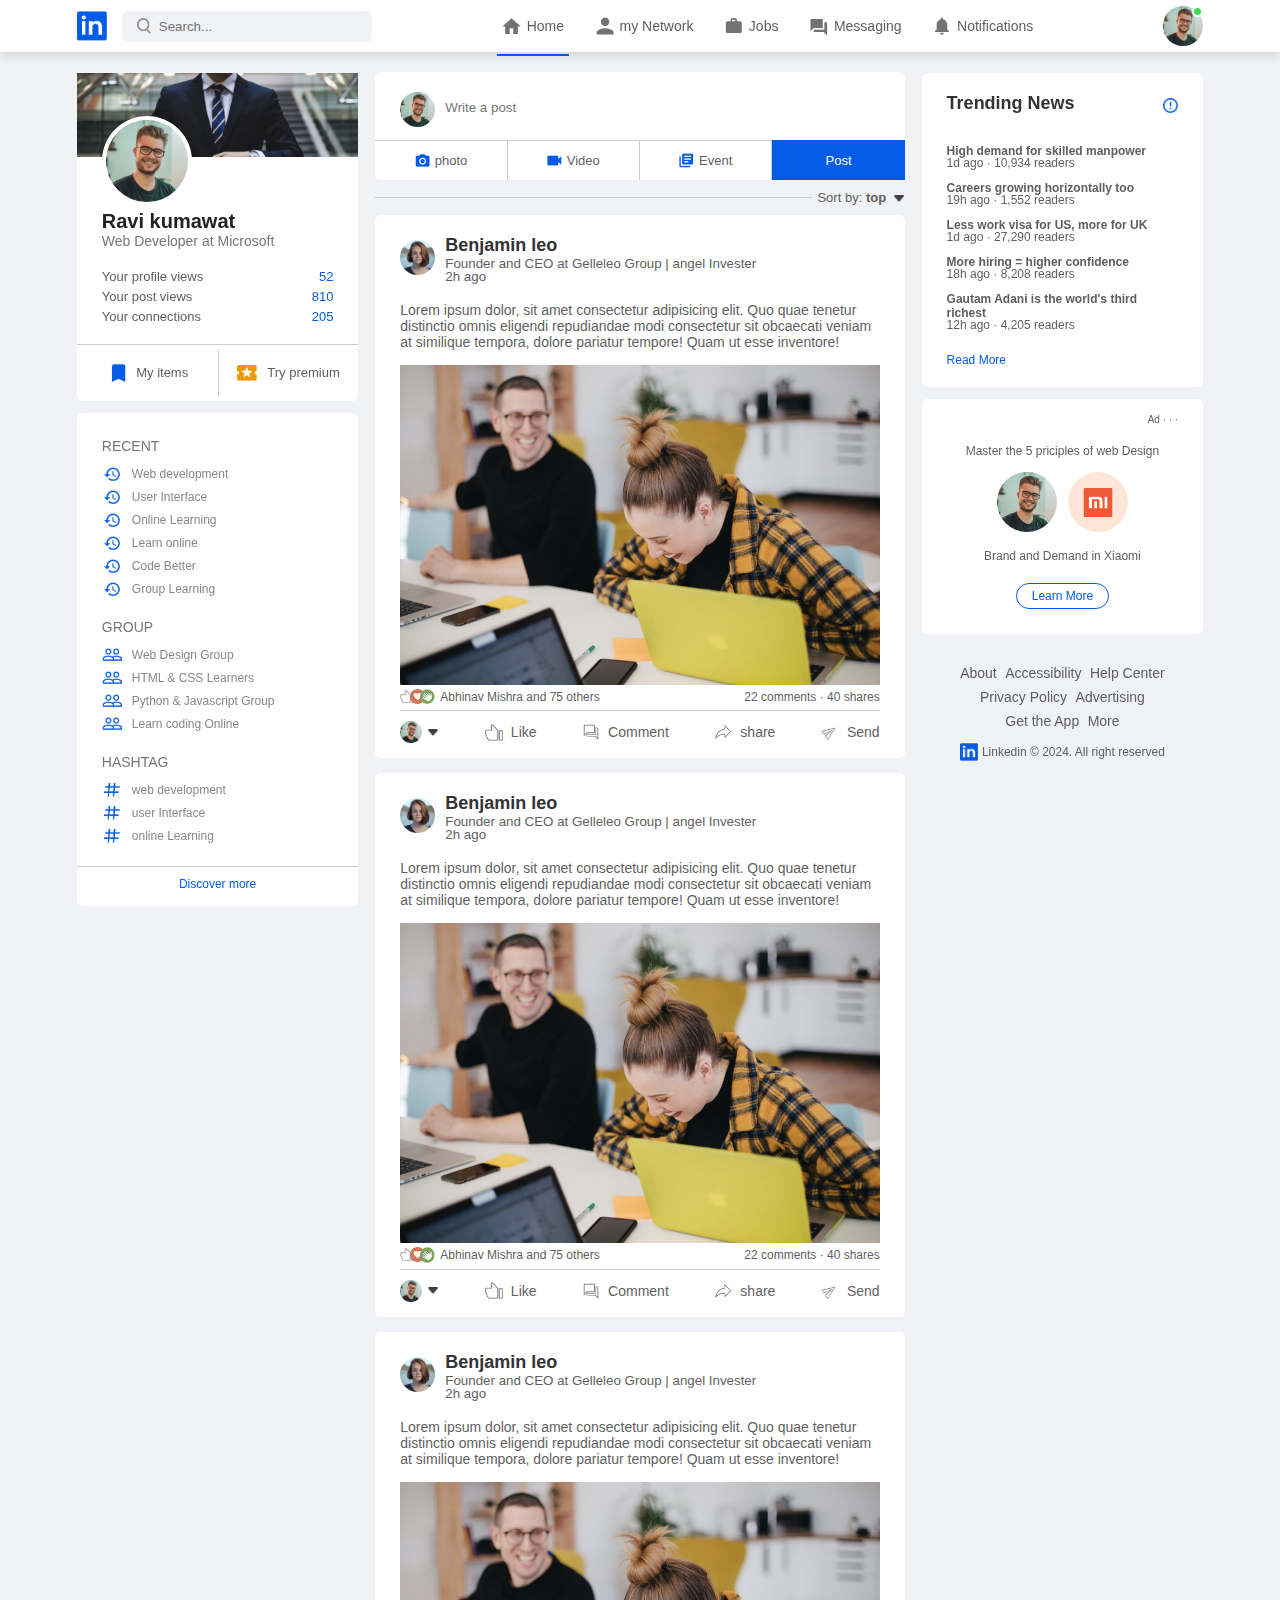
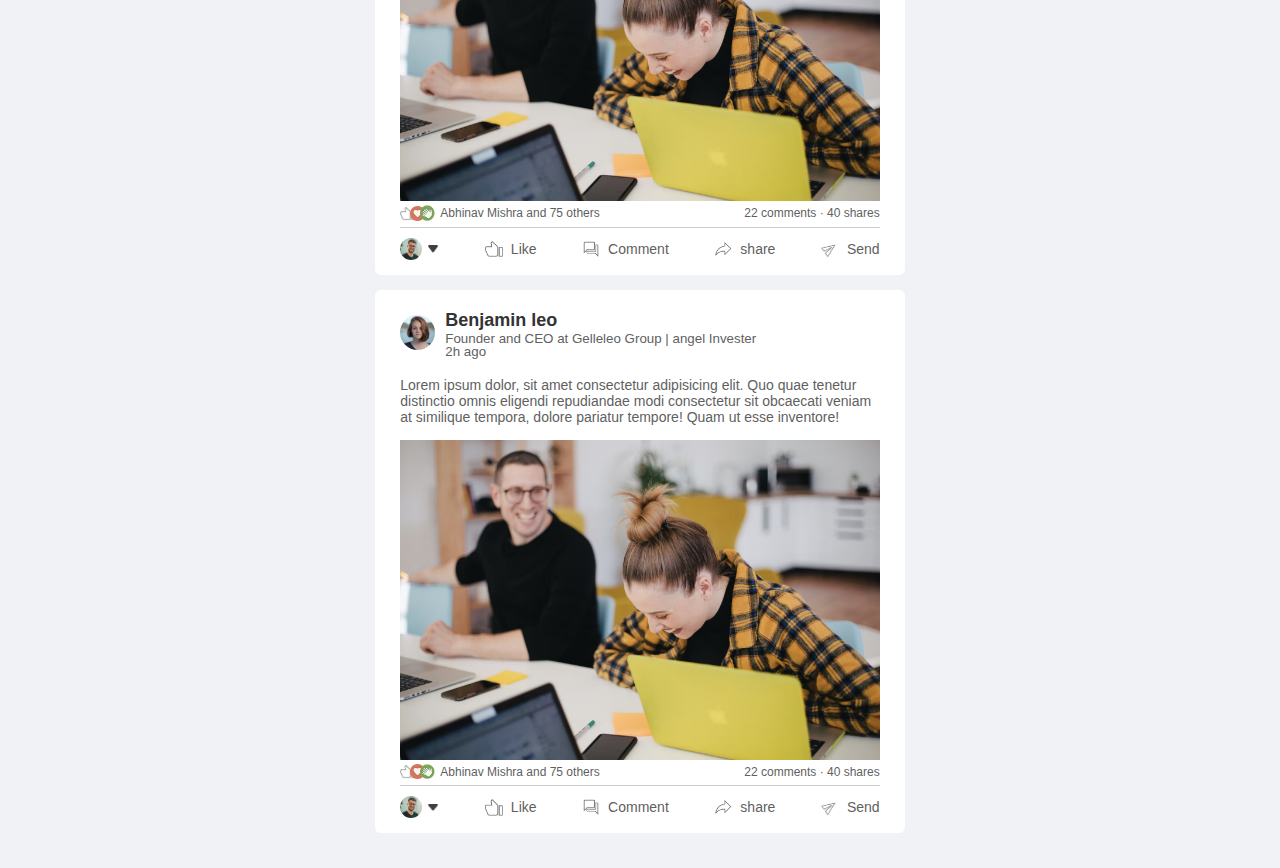
<file: index.html>
<!DOCTYPE html>
<html lang="en">
<head>
    <meta charset="UTF-8">
    <meta name="viewport" content="width=device-width, initial-scale=1.0">
    <title>linkedin</title>
    <link rel="stylesheet" href="style.css">
</head>
<body>
    <nav class="navbar">
        <div class="navbar-left">
            <a href="index.html" class="logo"><img src="images/logo.png" alt=""></a>
            <div class="search-box">
                <img src="images/search.png" alt="">
                <input type="text" placeholder="Search...">
            </div>
        </div>
        <div class="navbar-center">
            <ul>
                <li><a href="#" class="active-link"><img src="images/home.png" alt=""><span>Home</span></a></li>
                <li><a href="#"><img src="images/network.png" alt=""><span>my Network</span></a></li>
                <li><a href="#"><img src="images/jobs.png" alt=""><span>Jobs</span></a></li>
                <li><a href="#"><img src="images/message.png" alt=""><span>Messaging</span></a></li>
                <li><a href="#"><img src="images/notification.png" alt=""><span>Notifications</span></a></li>
            </ul>
        </div>
        <div class="navbar-right">
            <div class="online">
                <img src="images/user-1.png" alt="" class="nav-profile-img" onclick="toggleMenu()">
            </div>
        </div>
        <!-- -----------------  profile-drop-down-menu  -------------------  -->
        <div class="profile-menu-wrap" id="profileMenu">
            <div class="profile-menu">
                <div class="user-info">
                    <img src="images/user-1.png" alt="">
                    <div>
                        <h3>Ravi kumar kumawat</h3>
                        <a href="profile.html">See your profile</a>
                    </div>
                </div>
                <hr>
                <a href="#" class="profile-menu-link">
                    <img src="images/feedback.png" alt="">
                    <p>Give feedback</p>
                    <span>></span>
                </a>
                <a href="#" class="profile-menu-link">
                    <img src="images/setting.png" alt="">
                    <p>Setting & Privacy</p>
                    <span>></span>
                </a>
                <a href="#" class="profile-menu-link">
                    <img src="images/help.png" alt="">
                    <p>Help & Support</p>
                    <span>></span>
                </a>
                <a href="#" class="profile-menu-link">
                    <img src="images/display.png" alt="">
                    <p>Display & Accessibility</p>
                    <span>></span>
                </a>
                <a href="#" class="profile-menu-link">
                    <img src="images/logout.png" alt="">
                    <p>Logout</p>
                    <span>></span>
                </a>
            </div>
        </div>



    </nav>



<!-- ------------------navbar end here ------------ -->

<div class="container">
    <!-- ------------left-sidebar-------------- -->
    <div class="left-sidebar">
        <div class="sidebar-profile-box">
            <img src="images/cover-pic.png" alt="" width="100%">
            <div class="sidebar-profile-info">
                <img src="images/user-1.png" alt="">
                <h1>Ravi kumawat</h1>
                <h3>Web Developer at Microsoft</h3>
                <ul>
                    <li>Your profile views<span>52</span></li>
                    <li>Your post views<span>810</span></li>
                    <li>Your connections<span>205</span></li>
                </ul>
            </div>
            <div class="sidebar-profile-link">
                <a href="#"><img src="images/items.png" alt="">My items</a>
                <a href="#"><img src="images/premium.png" alt="">Try premium</a>
            </div>
        </div>
        <div class="sidebar-activity" id="sidebarActivity">
            <h3>RECENT</h3>
            <a href="#"><img src="images/recent.png" alt="">Web development</a>
            <a href="#"><img src="images/recent.png" alt="">User Interface</a>
            <a href="#"><img src="images/recent.png" alt="">Online Learning</a>
            <a href="#"><img src="images/recent.png" alt="">Learn online</a>
            <a href="#"><img src="images/recent.png" alt="">Code Better</a>
            <a href="#"><img src="images/recent.png" alt="">Group Learning</a>
            <h3>GROUP</h3>
            <a href="#"><img src="images/group.png" alt="">Web Design Group</a>
            <a href="#"><img src="images/group.png" alt="">HTML & CSS Learners</a>
            <a href="#"><img src="images/group.png" alt="">Python & Javascript Group</a>
            <a href="#"><img src="images/group.png" alt="">Learn coding Online</a>
            <h3>HASHTAG</h3>
            <a href="#"><img src="images/hashtag.png" alt="">web development</a>
            <a href="#"><img src="images/hashtag.png" alt="">user Interface</a>
            <a href="#"><img src="images/hashtag.png" alt="">online Learning</a>
            <div class="discover-more-link">
                <a href="#">Discover more</a>
            </div>
        </div>

        <p id="showMoreLink" onclick="toggleActivity()">Show more <b>+</b></p>
    </div>
    <!-- ------------main-content-------------- -->
    <div class="main-content">
        <div class="create-post">
            <div class="create-post-input">
                <img src="images/user-1.png" alt="">
                <textarea rows="2" placeholder="Write a post"></textarea>
            </div>
            <div class="create-post-links">
                <li><img src="images/photo.png" alt="">photo</li>
                <li><img src="images/video.png" alt="">Video</li>
                <li><img src="images/event.png" alt="">Event</li>
                <li>Post</li>
            </div>
        </div>
        <div class="sort-by">
            <hr>
            <p>Sort by: <span>top <img src="images/down-arrow.png" alt=""></span></p>
        </div>

        <div class="post">
            <div class="post-author">
                <img src="images/user-3.png" alt="">
                <div>
                    <h1>Benjamin leo</h1>
                    <small>Founder and CEO at Gelleleo Group | angel Invester</small>
                    <small>2h ago</small>
                </div>
            </div>
            <p>Lorem ipsum dolor, sit amet consectetur adipisicing elit. Quo quae tenetur distinctio omnis eligendi repudiandae modi consectetur sit obcaecati veniam at similique tempora, dolore pariatur tempore! Quam ut esse inventore!</p>
            <img src="images/post-image-1.png" alt="" width="100%">

            <div class="post-stats">
                <div>
                    <img src="images/thumbsup.png" alt="">
                    <img src="images/love.png" alt="">
                    <img src="images/clap.png" alt="">
                    <span class="liked-users">Abhinav Mishra and 75 others</span>
                </div>
                <div>
                    <span>22 comments &middot; 40 shares</span>
                </div>
            </div>
            <div class="post-activity">
                <div>
                    <img src="images/user-1.png" alt="" class="post-activity-user-icon">
                    <img src="images/down-arrow.png" alt="" class="post-activity-arrow-icon">
                </div>
                <div class="post-activity-link">
                    <img src="images/like.png" alt="">
                    <span>Like</span>
                </div>
                <div class="post-activity-link">
                    <img src="images/comment.png" alt="">
                    <span>Comment</span>
                </div>
                <div class="post-activity-link">
                    <img src="images/share.png" alt="">
                    <span>share</span>
                </div>
                <div class="post-activity-link">
                    <img src="images/send.png" alt="">
                    <span>Send</span>
                </div>
            </div>
        </div>

        <div class="post">
            <div class="post-author">
                <img src="images/user-3.png" alt="">
                <div>
                    <h1>Benjamin leo</h1>
                    <small>Founder and CEO at Gelleleo Group | angel Invester</small>
                    <small>2h ago</small>
                </div>
            </div>
            <p>Lorem ipsum dolor, sit amet consectetur adipisicing elit. Quo quae tenetur distinctio omnis eligendi repudiandae modi consectetur sit obcaecati veniam at similique tempora, dolore pariatur tempore! Quam ut esse inventore!</p>
            <img src="images/post-image-1.png" alt="" width="100%">

            <div class="post-stats">
                <div>
                    <img src="images/thumbsup.png" alt="">
                    <img src="images/love.png" alt="">
                    <img src="images/clap.png" alt="">
                    <span class="liked-users">Abhinav Mishra and 75 others</span>
                </div>
                <div>
                    <span>22 comments &middot; 40 shares</span>
                </div>
            </div>
            <div class="post-activity">
                <div>
                    <img src="images/user-1.png" alt="" class="post-activity-user-icon">
                    <img src="images/down-arrow.png" alt="" class="post-activity-arrow-icon">
                </div>
                <div class="post-activity-link">
                    <img src="images/like.png" alt="">
                    <span>Like</span>
                </div>
                <div class="post-activity-link">
                    <img src="images/comment.png" alt="">
                    <span>Comment</span>
                </div>
                <div class="post-activity-link">
                    <img src="images/share.png" alt="">
                    <span>share</span>
                </div>
                <div class="post-activity-link">
                    <img src="images/send.png" alt="">
                    <span>Send</span>
                </div>
            </div>
        </div>

        <div class="post">
            <div class="post-author">
                <img src="images/user-3.png" alt="">
                <div>
                    <h1>Benjamin leo</h1>
                    <small>Founder and CEO at Gelleleo Group | angel Invester</small>
                    <small>2h ago</small>
                </div>
            </div>
            <p>Lorem ipsum dolor, sit amet consectetur adipisicing elit. Quo quae tenetur distinctio omnis eligendi repudiandae modi consectetur sit obcaecati veniam at similique tempora, dolore pariatur tempore! Quam ut esse inventore!</p>
            <img src="images/post-image-1.png" alt="" width="100%">

            <div class="post-stats">
                <div>
                    <img src="images/thumbsup.png" alt="">
                    <img src="images/love.png" alt="">
                    <img src="images/clap.png" alt="">
                    <span class="liked-users">Abhinav Mishra and 75 others</span>
                </div>
                <div>
                    <span>22 comments &middot; 40 shares</span>
                </div>
            </div>
            <div class="post-activity">
                <div>
                    <img src="images/user-1.png" alt="" class="post-activity-user-icon">
                    <img src="images/down-arrow.png" alt="" class="post-activity-arrow-icon">
                </div>
                <div class="post-activity-link">
                    <img src="images/like.png" alt="">
                    <span>Like</span>
                </div>
                <div class="post-activity-link">
                    <img src="images/comment.png" alt="">
                    <span>Comment</span>
                </div>
                <div class="post-activity-link">
                    <img src="images/share.png" alt="">
                    <span>share</span>
                </div>
                <div class="post-activity-link">
                    <img src="images/send.png" alt="">
                    <span>Send</span>
                </div>
            </div>
        </div>

        <div class="post">
            <div class="post-author">
                <img src="images/user-3.png" alt="">
                <div>
                    <h1>Benjamin leo</h1>
                    <small>Founder and CEO at Gelleleo Group | angel Invester</small>
                    <small>2h ago</small>
                </div>
            </div>
            <p>Lorem ipsum dolor, sit amet consectetur adipisicing elit. Quo quae tenetur distinctio omnis eligendi repudiandae modi consectetur sit obcaecati veniam at similique tempora, dolore pariatur tempore! Quam ut esse inventore!</p>
            <img src="images/post-image-1.png" alt="" width="100%">

            <div class="post-stats">
                <div>
                    <img src="images/thumbsup.png" alt="">
                    <img src="images/love.png" alt="">
                    <img src="images/clap.png" alt="">
                    <span class="liked-users">Abhinav Mishra and 75 others</span>
                </div>
                <div>
                    <span>22 comments &middot; 40 shares</span>
                </div>
            </div>
            <div class="post-activity">
                <div>
                    <img src="images/user-1.png" alt="" class="post-activity-user-icon">
                    <img src="images/down-arrow.png" alt="" class="post-activity-arrow-icon">
                </div>
                <div class="post-activity-link">
                    <img src="images/like.png" alt="">
                    <span>Like</span>
                </div>
                <div class="post-activity-link">
                    <img src="images/comment.png" alt="">
                    <span>Comment</span>
                </div>
                <div class="post-activity-link">
                    <img src="images/share.png" alt="">
                    <span>share</span>
                </div>
                <div class="post-activity-link">
                    <img src="images/send.png" alt="">
                    <span>Send</span>
                </div>
            </div>
        </div>
    </div>
    <!-- ------------right-sidebar-------------- -->
    <div class="right-sidebar">
        <div class="sidebar-news">
            <img src="images/more.png" alt="" class="info-icon">
            <h3>Trending News</h3>
            <a href="#">High demand for skilled manpower</a>
            <span>1d ago &middot; 10,934 readers</span>

            <a href="#">Careers growing horizontally too</a>
            <span>19h ago &middot; 1,552 readers</span>

            <a href="#">Less work visa for US, more for UK</a>
            <span>1d ago &middot; 27,290 readers</span>

            <a href="#">More hiring = higher confidence</a>
            <span>18h ago &middot; 8,208 readers</span>

            <a href="#">Gautam Adani is the world's third richest</a>
            <span>12h ago &middot; 4,205 readers</span>

            <a href="#" class="read-more-link">Read More</a>
        </div>
        <div class="sidebar-ad">
            <small>Ad &middot; &middot; &middot;</small>
            <p>Master the 5 priciples of web Design</p>
            <div>
                <img src="images/user-1.png" alt="">
                <img src="images/mi-logo.png" alt="">
            </div>
            <b>Brand and Demand in Xiaomi</b>
            <a href="#" class="ad-link">Learn More</a>
        </div>
        <div class="sidebar-useful-links">
            <a href="#">About</a>
            <a href="#">Accessibility</a>
            <a href="#">Help Center</a>
            <a href="#">Privacy Policy</a>
            <a href="#">Advertising</a>
            <a href="#">Get the App</a>
            <a href="#">More</a>

             <div class="copyright-msg">
                <img src="images/logo.png" alt="">
                <p>Linkedin &#169; 2024. All right reserved</p>
             </div>
        </div>
    </div>
</div>

<script>
    let profileMenu = document.getElementById("profileMenu");

    function toggleMenu(){
        profileMenu.classList.toggle("open-menu");
    }
</script>
<script>
    let sidebarActivity = document.getElementById("sidebarActivity");
    let moreLink = document.getElementById("showMoreLink");

    function toggleActivity(){
        sidebarActivity.classList.toggle("open-activity");

        if(sidebarActivity.classList.contains("open-activity")){
            moreLink.innerHTML = "show less <b>-</b>";
        }
        else{
            moreLink.innerHTML = "show more <b>+</b>";
        }
    }
</script>

</body>
</html>
</file>
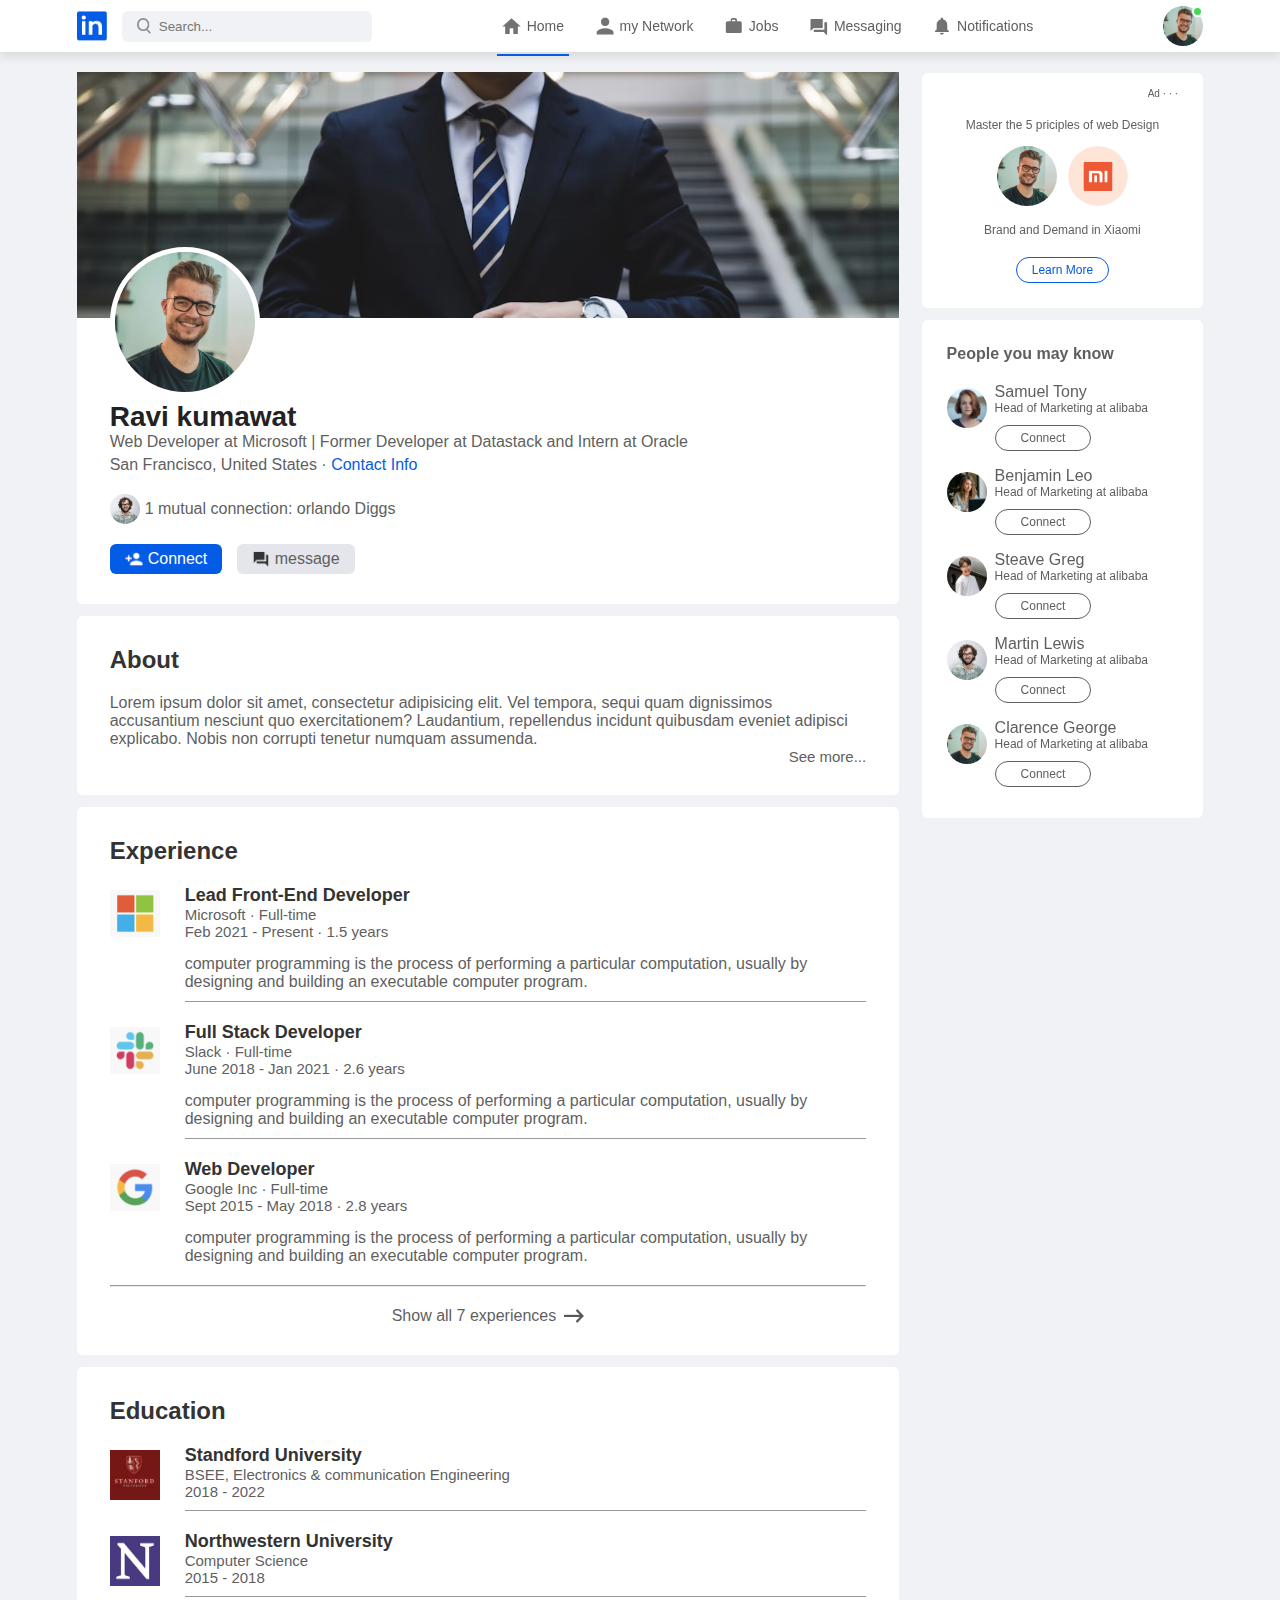
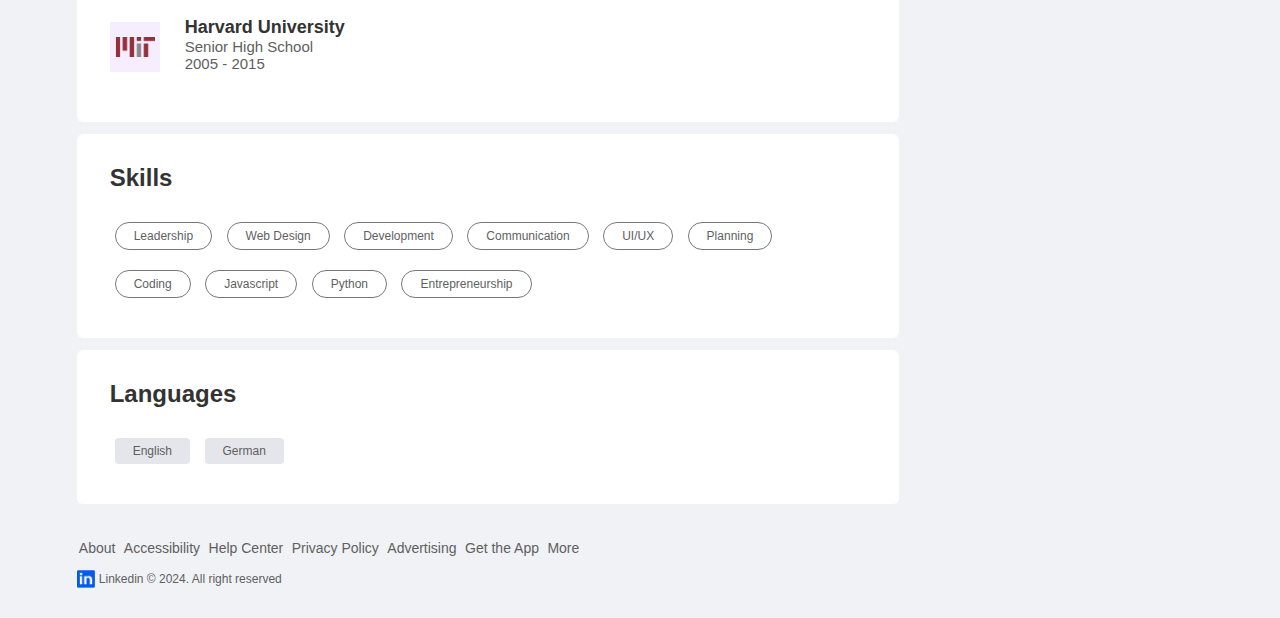
<file: profile.html>
<!DOCTYPE html>
<html lang="en">
<head>
    <meta charset="UTF-8">
    <meta name="viewport" content="width=device-width, initial-scale=1.0">
    <title>linkedin</title>
    <link rel="stylesheet" href="style.css">
</head>
<body>
    <nav class="navbar">
        <div class="navbar-left">
            <a href="index.html" class="logo"><img src="images/logo.png" alt=""></a>
            <div class="search-box">
                <img src="images/search.png" alt="">
                <input type="text" placeholder="Search...">
            </div>
        </div>
        <div class="navbar-center">
            <ul>
                <li><a href="#" class="active-link"><img src="images/home.png" alt=""><span>Home</span></a></li>
                <li><a href="#"><img src="images/network.png" alt=""><span>my Network</span></a></li>
                <li><a href="#"><img src="images/jobs.png" alt=""><span>Jobs</span></a></li>
                <li><a href="#"><img src="images/message.png" alt=""><span>Messaging</span></a></li>
                <li><a href="#"><img src="images/notification.png" alt=""><span>Notifications</span></a></li>
            </ul>
        </div>
        <div class="navbar-right">
            <div class="online">
                <img src="images/user-1.png" alt="" class="nav-profile-img" onclick="toggleMenu()">
            </div>
        </div>
        <!-- -----------------  profile-drop-down-menu  -------------------  -->
        <div class="profile-menu-wrap" id="profileMenu">
            <div class="profile-menu">
                <div class="user-info">
                    <img src="images/user-1.png" alt="">
                    <div>
                        <h3>Ravi kumawat</h3>
                        <a href="profile.html">See your profile</a>
                    </div>
                </div>
                <hr>
                <a href="#" class="profile-menu-link">
                    <img src="images/feedback.png" alt="">
                    <p>Give feedback</p>
                    <span>></span>
                </a>
                <a href="#" class="profile-menu-link">
                    <img src="images/setting.png" alt="">
                    <p>Setting & Privacy</p>
                    <span>></span>
                </a>
                <a href="#" class="profile-menu-link">
                    <img src="images/help.png" alt="">
                    <p>Help & Support</p>
                    <span>></span>
                </a>
                <a href="#" class="profile-menu-link">
                    <img src="images/display.png" alt="">
                    <p>Display & Accessibility</p>
                    <span>></span>
                </a>
                <a href="#" class="profile-menu-link">
                    <img src="images/logout.png" alt="">
                    <p>Logout</p>
                    <span>></span>
                </a>
            </div>
        </div>

    </nav>



<!-- ------------------navbar end here ------------ -->
<div class="container">
    <div class="profile-main">
        <div class="profile-container">
            <img src="images/cover-pic.png" alt="" width="100%">
            <div class="profile-container-inner">
                <img src="images/user-1.png" alt="" class="profile-pic">
                <h1>Ravi kumawat</h1>
                <b>Web Developer at Microsoft | Former Developer at Datastack and Intern at Oracle</b>
                <p>San Francisco, United States &middot; <a href="#">Contact Info</a></p>
                <div class="mutual-connection">
                    <img src="images/user-2.png" alt="">
                    <span>1 mutual connection: orlando Diggs</span>
                </div>
                <div class="profile-btn">
                    <a href="#" class="primary-btn"><img src="images/connect.png" alt="">Connect</a>
                    <a href="#"><img src="images/chat.png" alt="">message</a>
                </div>
            </div>
        </div>

        <div class="profile-description">
            <h2>About</h2>
            <p>Lorem ipsum dolor sit amet, consectetur adipisicing elit. Vel tempora, sequi quam dignissimos accusantium nesciunt quo exercitationem? Laudantium, repellendus incidunt quibusdam eveniet adipisci explicabo. Nobis non corrupti tenetur numquam assumenda.</p>
            <a href="#" class="see-more-link">See more...</a>
        </div>

        <div class="profile-description">
            <h2>Experience</h2>
            <div class="profile-desc-row">
                <img src="images/microsoft.png" alt="">
                <div>
                    <h3>Lead Front-End Developer</h3>
                    <b>Microsoft  &middot; Full-time</b>
                    <b>Feb 2021 - Present &middot; 1.5 years</b>
                    <p>computer programming is the process of performing a particular computation, usually by designing and building an executable computer program.</p>
                    <hr>
                </div>
            </div>
            <div class="profile-desc-row">
                <img src="images/slack.png" alt="">
                <div>
                    <h3>Full Stack Developer</h3>
                    <b>Slack &middot; Full-time</b>
                    <b>June 2018 - Jan 2021 &middot; 2.6 years</b>
                    <p>computer programming is the process of performing a particular computation, usually by designing and building an executable computer program.</p>
                    <hr>
                </div>
            </div>
            <div class="profile-desc-row">
                <img src="images/google.png" alt="">
                <div>
                    <h3>Web Developer</h3>
                    <b>Google Inc &middot; Full-time</b>
                    <b>Sept 2015 - May 2018 &middot; 2.8 years</b>
                    <p>computer programming is the process of performing a particular computation, usually by designing and building an executable computer program.</p>
                    
                </div>
            </div>
            <hr>
            <a href="#" class="experience-link">Show all 7 experiences <img src="images/right-arrow.png" alt=""></a>
        </div>

        <div class="profile-description">
            <h2>Education</h2>
            <div class="profile-desc-row">
                <img src="images/stanford.png" alt="">
                <div>
                    <h3>Standford University</h3>
                    <b>BSEE, Electronics & communication Engineering</b>
                    <b>2018 - 2022</b>
                    <hr>
                </div>
            </div>
            <div class="profile-desc-row">
                <img src="images/north.png" alt="">
                <div>
                    <h3>Northwestern University</h3>
                    <b>Computer Science</b>
                    <b>2015 - 2018</b>
                    <hr>
                </div>
            </div>
            <div class="profile-desc-row">
                <img src="images/mit.png" alt="">
                <div>
                    <h3>Harvard University</h3>
                    <b>Senior High School</b>
                    <b>2005 - 2015</b>
                    
                </div>
            </div>
        </div>
        <div class="profile-description">
            <h2>Skills</h2>
            <a href="#" class="skills-btn">Leadership</a>
            <a href="#" class="skills-btn">Web Design</a>
            <a href="#" class="skills-btn">Development</a>
            <a href="#" class="skills-btn">Communication</a>
            <a href="#" class="skills-btn">UI/UX</a>
            <a href="#" class="skills-btn">Planning</a>
            <a href="#" class="skills-btn">Coding</a>
            <a href="#" class="skills-btn">Javascript</a>
            <a href="#" class="skills-btn">Python</a>
            <a href="#" class="skills-btn">Entrepreneurship</a>
        </div>
        <div class="profile-description">
            <h2>Languages</h2>
            <a href="#" class="languages-btn">English</a>
            <a href="#" class="languages-btn">German</a>
        </div>
    </div>
    <!-- ------------------ profile-sidebar ------------ -->
    <div class="profile-sidebar">
        <div class="sidebar-ad">
            <small>Ad &middot; &middot; &middot;</small>
            <p>Master the 5 priciples of web Design</p>
            <div>
                <img src="images/user-1.png" alt="">
                <img src="images/mi-logo.png" alt="">
            </div>
            <b>Brand and Demand in Xiaomi</b>
            <a href="#" class="ad-link">Learn More</a>
        </div>
        <div class="sidebar-people">
            <h3>People you may know</h3>
            <div class="sidebar-people-row">
                <img src="images/user-3.png" alt="">
                <div>
                    <h2>Samuel Tony</h2>
                    <p>Head of Marketing at alibaba</p>
                    <a href="#">Connect</a>
                </div>
            </div>
            <div class="sidebar-people-row">
                <img src="images/user-4.png" alt="">
                <div>
                    <h2>Benjamin Leo</h2>
                    <p>Head of Marketing at alibaba</p>
                    <a href="#">Connect</a>
                </div>
            </div>
            <div class="sidebar-people-row">
                <img src="images/user-5.png" alt="">
                <div>
                    <h2>Steave Greg</h2>
                    <p>Head of Marketing at alibaba</p>
                    <a href="#">Connect</a>
                </div>
            </div>
            <div class="sidebar-people-row">
                <img src="images/user-2.png" alt="">
                <div>
                    <h2>Martin Lewis</h2>
                    <p>Head of Marketing at alibaba</p>
                    <a href="#">Connect</a>
                </div>
            </div>
            <div class="sidebar-people-row">
                <img src="images/user-1.png" alt="">
                <div>
                    <h2>Clarence George</h2>
                    <p>Head of Marketing at alibaba</p>
                    <a href="#">Connect</a>
                </div>
            </div>
        </div>
    </div>
</div>

<div class="profile-footer">
    <div class="sidebar-useful-links">
        <a href="#">About</a>
        <a href="#">Accessibility</a>
        <a href="#">Help Center</a>
        <a href="#">Privacy Policy</a>
        <a href="#">Advertising</a>
        <a href="#">Get the App</a>
        <a href="#">More</a>

         <div class="copyright-msg">
            <img src="images/logo.png" alt="">
            <p>Linkedin &#169; 2024. All right reserved</p>
         </div>
    </div>
</div>


<script>
    let profileMenu = document.getElementById("profileMenu");

    function toggleMenu(){
        profileMenu.classList.toggle("open-menu");
    }
</script>

</body>
</html>
</file>
<file: style.css>
*{
    margin:0;
    padding: 0;
    font-family: sans-serif;
    box-sizing: border-box;
}

body{
    background: #f0f2f5;
    color: #5f5f5f;
}

a{
    text-decoration: none;
    color: #5f5f5f;
}

.navbar{
    display: flex;
    align-items: center;
    justify-content: space-between;
    background: #fff;
    padding: 6px 6%;
    position: sticky;
    top: 0;
    z-index: 100;
    box-shadow: 0 5px 10px rgba(0, 0, 0, 0.1);
}

.logo img{
    width: 30px;
    margin-right: 15px;
    display: block;
}

.navbar-center ul li{
    display: inline-block;
    list-style: none;
}

.navbar-center ul li a{
    display: flex;
    align-items: center;
    font-size: 14px;
    margin: 5px 8px;
    padding-right: 5px;
    position: relative;
}

.navbar-center ul li a img{
    width: 30px;
}

/* -----------------------*/
.navbar-center ul li a::after{
    content: '';
    width: 0;
    height: 2px;
    background: #045be6;
    position: absolute;
    bottom: -15px;
    transition: width 0.3s;
}

.navbar-center ul li a:hover::after,
.navbar-center ul li a.active-link::after{
    width: 100%;
}


.nav-profile-img{
    width: 40px;
    border-radius: 50%;
    display: block;
    cursor: pointer;
    position: relative;
}

.online{
    position: relative;
}

.online::after{
    content: '';
    width: 7px;
    height: 7px;
    border: 2px solid #fff;
    border-radius: 50%;
    right: 0px;
    top: 0px;
    background: #41db51;
    position: absolute;
}



.search-box{
    background: #f0f2f5;
    width: 250px;
    border-radius: 6px;
    display: flex;
    align-items: center;
    padding: 0 15px;
}

.navbar-left{
    display: flex;
    align-items: center;
}

.search-box img{
    width: 14px;
}

.search-box input{
    width: 100%;
    background: transparent;
    padding: 8px;
    outline: none;
    border: 0;
}

/*-----------------navbar ends here ----------------*/

.container{
    padding: 20px 6%;
    display: flex;
    flex-wrap: wrap;
    justify-content: space-between;
}

/* ------------ left-sidebar ------------*/
.left-sidebar{
    flex-basis: 25%;
    align-self: flex-start;
    position: sticky;
    top: 73px;
}

.sidebar-profile-box{
    background: #fff;
    border-radius: 6px;
}

.sidebar-profile-info{
    padding: 0 25px;
}

.sidebar-profile-info img{
    width: 90px;
    border-radius: 50%;
    background: #fff;
    padding: 4px;
    margin-top: -45px;
}

.sidebar-profile-info h1{
    font-size: 20px;
    font-weight: 600;
    color: #222;
}

.sidebar-profile-info h3{
    font-size: 14px;
    font-weight: 500;
    color: #777;
}

.sidebar-profile-info ul{
    list-style: none;
    margin: 20px 0;
}
.sidebar-profile-info ul li{
    width: 100%;
    margin: 5px 0;
    font-size: 13px;
}
.sidebar-profile-info ul li span{
    float: right;
    color: #045be6;
}

.sidebar-profile-link{
    display: flex;
    align-items: center;
    border-top: 1px solid #ccc;
}

.sidebar-profile-link a{
    flex-basis: 50%;
    display: flex;
    align-items: center;
    justify-content: center;
    padding: 15px 5px;
    font-size: 13px;
    border-left: 1px solid #ccc;
}

.sidebar-profile-link a:first-child{
    border-left: 0;
}

.sidebar-profile-link a img{
    width: 20px;
    margin-right: 10px;
}

.sidebar-activity{
    background: #fff;
    padding: 5px 25px;
    margin: 12px 0;
    border-radius: 6px;
}

.sidebar-activity h3{
    color: #777;
    font-size: 14px;
    font-weight: 500;
    margin: 20px 0 10px;
}

.sidebar-activity a{
    display: flex;
    align-items: center;
    font-size: 12px;
    font-weight: 500;
    color: #888;
    margin: 3px 0;
}

.sidebar-activity a img{
    width: 20px;
    margin-right: 10px;
}

.discover-more-link{
    border-top: 1px solid#ccc;
    text-align: center;
    margin-top: 20px;
    margin-left: -25px;
    margin-right: -25px;
}

.discover-more-link a{
    color: #045be6;
    display: inline-block;
    margin: 10px 0;
}


/* ------------ right-sidebar ------------*/
.right-sidebar{
    flex-basis: 25%;
    align-self: flex-start;
    position: sticky;
    top: 73px;
}

.sidebar-news{
    background: #fff;
    padding: 10px 25px;
    border-radius: 6px;
}

.info-icon{
    width: 15px;
    float: right;
    margin-top: 15px;
}

.sidebar-news h3{
    font-size: 18px;
    font-weight: 600;
    color: #333;
    margin: 10px 0 30px;
}

.sidebar-news a{
    display: block;
    font-size: 12px;
    font-weight: 600;
    margin-top: 10px;
    margin-bottom: -5px;
}

.sidebar-news span{
    font-size: 12px;
}

.sidebar-news .read-more-link{
    color: #045be6;
    font-weight: 500;
    margin: 20px 0 10px;
}

.sidebar-ad{
    background: #fff;
    padding: 15px 25px;
    text-align: center;
    margin: 12px 0;
    font-size: 12px;
    border-radius: 6px;
}

.sidebar-ad img{
    width: 60px;
    border-radius: 50%;
    margin: 4px;
}

.sidebar-ad small{
    float: right;
    font-weight: 500;
}

.sidebar-ad p{
    margin-top: 30px;
    margin-bottom: 10px;
}

.sidebar-ad b{
    display: block;
    font-weight: 500;
    margin-top: 10px;
}

.ad-link{
    display: inline-block;
    border: 1px solid #045be6;
    border-radius: 30px;
    padding: 5px 15px;
    color: #045be6;
    font-weight: 500;
    margin: 20px auto 10px;
}

.sidebar-useful-links{
    padding: 15px 25px;
    text-align: center;
}

.sidebar-useful-links a{
    display: inline-block;
    font-size: 14px;
    margin: 4px 2px;
}

.copyright-msg{
    display: flex;
    align-items: center;
    justify-content: center;
    font-size: 12px;
    margin-top: 10px;
    font-weight: 500;
}

.copyright-msg img{
    width: 18px;
    margin-right: 4px;
}




/* ------------ main-content ------------*/
.main-content{
    flex-basis: 47%;
}

.create-post{
    background: #fff;
    border-radius: 6px;
}

.create-post-input{
    padding: 20px 25px 10px;
    display: flex;
    align-items: flex-start;
}

.create-post-input img{
    width: 35px;
    border-radius: 50%;
    margin-right: 10px;
}

.create-post-input textarea{
    width: 100%;
    border: 0;
    outline: 0;
    resize: none;
    background: transparent;
    margin-top: 8px;
}

::placeholder{
    font-weight: 500;
}

.create-post-links{
    display: flex;
    align-items: flex-start;
}

.create-post-links li{
    list-style: none;
    border-top: 1px solid #ccc;
    border-right: 1px solid #ccc;
    flex-basis: 25%;
    height: 40px;
    font-size: 13px;
    display: flex;
    align-items: center;
    justify-content: center;
    cursor: pointer;
}

.create-post-links li img{
    width: 15px;
    margin-right: 5px;
}

.create-post-links li:last-child{
    background: #045be6;
    color: #fff;
    border-top: 0;
    border-right: 0;
}



.sort-by{
    display: flex;
    align-items: center;
    margin: 10px 0;
}

.sort-by hr{
    flex: 1;
    border: 0;
    height: 1px;
    background: #ccc;
}

.sort-by p{
    font-size: 13px;
    padding-left: 5px;
}

.sort-by p span{
    font-weight: 600;
    cursor: pointer;
}

.sort-by p span img{
    width: 12px;
    margin-left: 3px;
}

.post{
    background: #fff;
    padding: 20px 25px 5px;
    margin: 5px 0 15px;
    border-radius: 6px;
}

.post-author{
    display: flex;
    align-items: flex-start;
    margin-bottom: 20px;
}

.post-author img{
    width: 35px;
    border-radius: 50%;
    margin-right: 10px;
    margin-top: 5px;
}

.post-author h1{
    font-size: 18px;
    font-weight: 600;
    color: #333;
}

.post-author small{
    display: block;
    margin-bottom: -2px;
}

.post p{
    font-size: 14px;
    margin-bottom: 15px;
}

.post-stats{
    display: flex;
    flex-wrap: wrap;
    align-items: center;
    justify-content: space-between;
    font-size: 12px;
    border-bottom: 1px solid #ccc;
    padding-bottom: 6px;

}

.post-stats div{
    display: flex;
    align-items: center;
}

.post-stats img{
    width: 15px;
    margin-right: -5px;
}

.liked-users{
    margin-left: 10px;
}




.post-activity{
    display: flex;
    align-items: center;
    justify-content: space-between;
    padding: 10px 0;
    font-size: 14px;
    font-weight: 500;
}

.post-activity div{
    display: flex;
    align-items: center;
}

.post-activity-user-icon{
    width: 22px;
    border-radius: 50%;
}

.post-activity-arrow-icon{
    width: 12px;
    margin-left: 5px;
}

.post-activity-link img{
    width: 18px;
    margin-right: 8px;
}

/* ------------------- profile-drop-down-menu  ---------------------*/

.profile-menu-wrap{
    position: absolute;
    top: 100%;
    right: 5%;
    width: 320px;
    max-height: 0;
    overflow: hidden;
    transition: max-height 0.5s;
}

.profile-menu-wrap.open-menu{
    max-height: 400px;
}

.profile-menu{
    background: #222;
    color: #fff;
    padding: 20px;
    margin: 10px;
    border-radius: 6px;
}

.user-info{
    display: flex;
    align-items: center;
}

.user-info img{
    width: 50px;
    border-radius: 50%;
    margin-right: 15px;
}

.user-info h3{
    font-weight: 500;
    margin-bottom: -7px;
}

.user-info a{
    color: #c9dbf8;
    font-size: 13px;
}

.profile-menu hr{
    border: 0;
    height: 1px;
    width: 100%;
    background: #fff;
    margin: 15px 0 10px;
}

.profile-menu-link{
    display: flex;
    align-items: center;
    color: #fff;
    margin: 12px 0;
    font-size: 14px;
}

.profile-menu-link p{
    width: 100%;
}

.profile-menu-link img{
    width: 35px;
    border-radius: 50%;
    margin-right: 15px;
}


/*----------------------------------- profile-main ----------------------*/

.profile-main{
    flex-basis: 73%;
}

.profile-sidebar{
    flex-basis: 25%;
    align-self: flex-start;
    position: sticky;
    top: 73px;
}

.profile-container{
    background: #fff;
    border-radius: 6px;
}

.profile-container-inner{
    padding: 0 4% 10px;
}

.profile-pic{
    width: 150px;
    border-radius: 50%;
    margin-top: -75px;
    padding: 5px;
    background: #fff;
}

.profile-container h1{
    font-size: 28px;
    font-weight: 600;
    color: #222;
}

.profile-container b{
    font-weight: 500;
}

.profile-container p{
    margin-top: 5px;
}

.profile-container p a{
    color: #045be6;
    font-weight: 500;
}

.mutual-connection{
    display: flex;
    align-items: center;
    margin: 20px 0;
}

.mutual-connection img{
    width: 30px;
    border-radius: 50%;
    margin-right: 5px;
}

.profile-btn{
    margin: 20px 0;
}

.profile-btn a{
    display: inline-flex;
    align-items: center;
    background: #e4e6eb;
    padding: 6px 15px;
    border-radius: 6px;
    margin-right: 10px;
}

.profile-btn a img{
    width: 18px;
    margin-right: 5px;
}

.profile-btn .primary-btn{
    background: #045be6;
    color: #fff;
}

.profile-description{
    background: #fff;
    padding: 20px 4% 30px;
    margin: 12px 0;
    border-radius: 6px;
}

.profile-description h2{
    color: #333;
    margin: 10px 0 20px;
    font-weight: 600;
}

.see-more-link{
    display: block;
    text-align: right;
    font-size: 15px;
}

.profile-desc-row{
    display: flex;
    align-items: flex-start;
    margin: 20px 0;
}

.profile-desc-row img{
    width: 50px;
    margin-right: 25px;
    margin-top: 5px;
}

.profile-desc-row div{
    width: 100%;
}

.profile-desc-row h3{
    font-size: 18px;
    font-weight: 600;
    color: #333;
}

.profile-desc-row b{
    display: block;
    font-weight: 500;
    font-size: 15px;
}

.profile-desc-row p{
    margin-top: 15px;
}

.profile-desc-row hr{
    border: 0;
    border-bottom: 1px solid #999;
    margin-top: 10px;
}

.experience-link{
    display: flex;
    align-items: center;
    justify-content: center;
    padding-top: 20px;
    font-weight: 500;
}

.experience-link img{
    width: 20px;
    margin-left: 8px;
}

.skills-btn{
    display: inline-block;
    margin: 10px 5px;
    padding: 6px 18px;
    border: 1px solid #777;
    border-radius: 30px;
    font-size: 12px;
    font-weight: 500;
}

.languages-btn{
    display: inline-block;
    margin: 10px 5px;
    padding: 6px 18px;
    background: #e4e6eb;
    font-size: 12px;
    font-weight: 500;
    border-radius: 4px;
}

/* ----------------- profile-right-sidebar ------------------ */

.profile-sidebar .sidebar-ad{
    margin: 0;
}

.sidebar-people{
    background: #fff;
    padding: 15px 25px;
    margin: 12px 0;
    font-size: 12px;
    border-radius: 6px;
}

.sidebar-people h3{
    font-size: 16px;
    font-weight: 600;
    margin: 10px 0 20px;
}

.sidebar-people-row{
    display: flex;
    align-items: flex-start;
    margin: 6px 0;
}

.sidebar-people-row img{
    width: 40px;
    border-radius: 50%;
    margin-right: 8px;
    margin-top: 5px;
}

.sidebar-people-row h2{
    font-weight: 500;
    font-size: 16px;
}

.sidebar-people-row a{
    display: inline-block;
    margin: 10px 0;
    padding: 5px 25px;
    border: 1px solid #5f5f5f;
    border-radius: 30px;
    font-weight: 500;
}

.profile-footer{
    padding: 0 6% 30px;
}

.profile-footer .sidebar-useful-links{
    text-align: left;
    padding: 0;
}

.profile-footer .copyright-msg{
    justify-content: flex-start;
}

#showMoreLink{
    display: none;
}


/* ------------------------ media query for small screen -------------------------- */
@media only screen and (max-width: 600px){
    .search-box{
        background: transparent;
        width: auto;
        padding: 0;
    }

    .search-box input{
        width: 0;
        padding: 0;
    }

    .navbar-center ul li a span{
        display: none;
    }

    .navbar-center ul li a{
        padding-right: 0;
        margin: 5px;
    }

    .nav-profile-img{
        width: 30px;
    }

    .container{
        padding: 15px 3%;
    }

    .left-sidebar, .right-sidebar{
        flex-basis: 100%;
        position: relative;
        top: unset;
    }

    .main-content{
        flex-basis: 100%;
    }

    .post-stats div{
        margin: 2px 0;
    }

    .post-activity-link span{
        display: none;
    }

    .post-activity-link img{
        margin-right: 0;
    }

    .profile-main, .profile-sidebar{
        flex-basis: 100%;
    }

    .profile-container{
        font-size: 14px;
    }

    .profile-pic{
        width: 100px;
        margin-top: -50px;
    }

    .profile-description{
        font-size: 14px
    }

    #showMoreLink{
        display: block;
        width: fit-content;
        margin: 10px auto;
        font-size: 14px;
        cursor: pointer;
    }

    .sidebar-activity{
        display: none;
    }

    .sidebar-activity.open-activity{
        display: block;
    }
}
</file>
